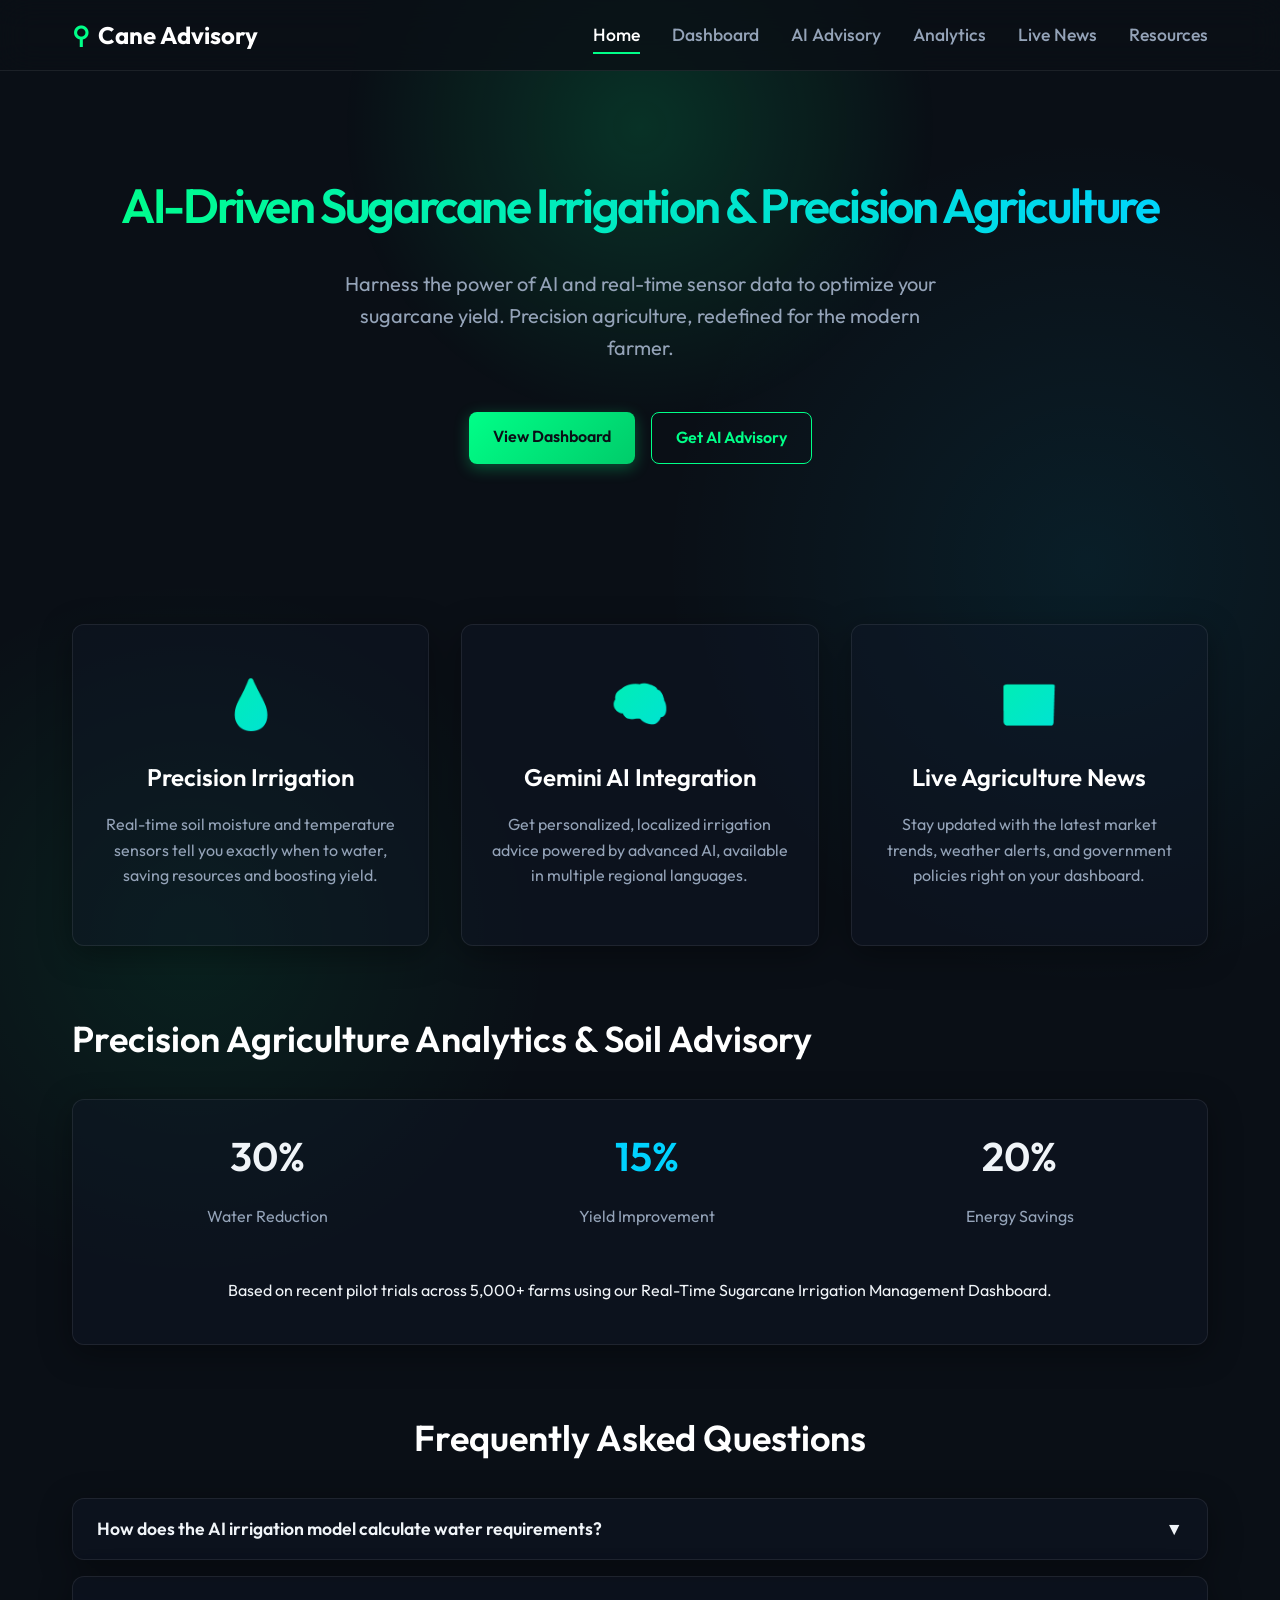
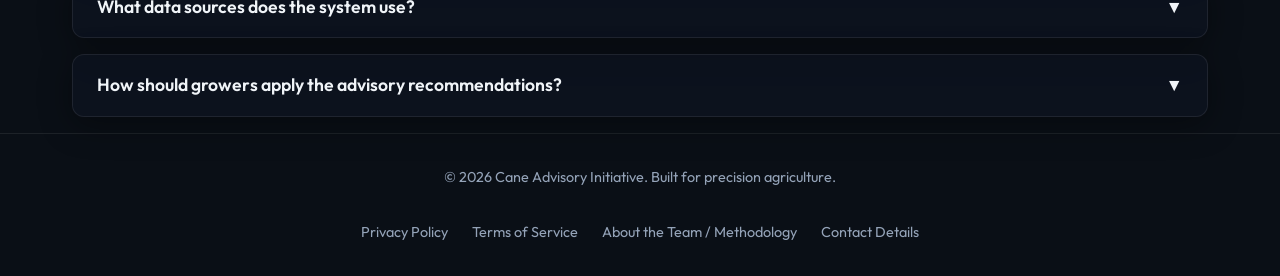
<file: index.html>
<!DOCTYPE html>
<html lang="en">
<head>
  <!-- Google tag (gtag.js) -->
  <script async src="https://www.googletagmanager.com/gtag/js?id=G-1C4R00SXMC"></script>
  <script>
    window.dataLayer = window.dataLayer || [];
    function gtag(){dataLayer.push(arguments);}
    gtag('js', new Date());

    gtag('config', 'G-1C4R00SXMC');
  </script>
  <meta charset="UTF-8">
  <meta name="viewport" content="width=device-width, initial-scale=1.0">
  <title>Cane Advisory | Premium AI Irrigation</title>

  <!-- Canonical URL -->
  <link rel="canonical" href="https://dim-lab.onrender.com/" />

  <!-- Meta Description -->
  <meta name="description" content="AI-driven sugarcane irrigation and precision agriculture platform. Access real-time sensor dashboards, tailored crop advisory, and weather analytics." />

  <!-- Open Graph -->
  <meta property="og:type" content="website" />
  <meta property="og:url" content="https://dim-lab.onrender.com/" />
  <meta property="og:title" content="Cane Advisory | Premium AI Irrigation" />
  <meta property="og:description" content="AI-driven sugarcane irrigation and precision agriculture platform featuring real-time sensor dashboards and advisory tools." />
  <meta property="og:image" content="https://dim-lab.onrender.com/assets/og-preview.jpg" />

  <!-- Twitter Card -->
  <meta name="twitter:card" content="summary_large_image" />
  <meta name="twitter:title" content="Cane Advisory | Premium AI Irrigation" />
  <meta name="twitter:description" content="AI-driven sugarcane irrigation and precision agriculture platform featuring real-time sensor dashboards and advisory tools." />
  <meta name="twitter:image" content="https://dim-lab.onrender.com/assets/og-preview.jpg" />

  <!-- Structured Data -->
  <script type="application/ld+json">
  {
    "@context": "https://schema.org",
    "@type": "WebApplication",
    "name": "Cane Advisory",
    "url": "https://dim-lab.onrender.com/",
    "applicationCategory": "BusinessApplication",
    "operatingSystem": "All",
    "description": "AI-driven sugarcane irrigation and precision agriculture platform for farmers, agronomists, and agricultural decision-makers.",
    "offers": {
      "@type": "Offer",
      "price": "0"
    }
  }
  </script>

  <link rel="stylesheet" href="styles.css">
  <style>
    .hero {
      text-align: center;
      padding: 6rem 0;
      position: relative;
    }
    .hero::before {
      content: '';
      position: absolute;
      top: -50%;
      left: 50%;
      transform: translateX(-50%);
      width: 600px;
      height: 600px;
      background: radial-gradient(circle, rgba(0,255,136,0.15) 0%, transparent 70%);
      z-index: -1;
    }
    .hero p {
      font-size: 1.25rem;
      max-width: 600px;
      margin: 1.5rem auto 3rem;
    }
    .features {
      display: grid;
      grid-template-columns: repeat(auto-fit, minmax(300px, 1fr));
      gap: 2rem;
      margin-top: 4rem;
    }
    .feature-card {
      text-align: center;
      padding: 2.5rem 1.5rem;
    }
    .feature-icon {
      font-size: 3rem;
      margin-bottom: 1rem;
      background: linear-gradient(135deg, var(--primary) 0%, var(--accent-blue) 100%);
      -webkit-background-clip: text;
      -webkit-text-fill-color: transparent;
    }
  </style>
</head>
<body>

  <nav>
    <div class="container">
      <div class="logo">
        <span>⚲</span> Cane Advisory
      </div>
      <ul class="nav-links">
        <li><a href="index.html" class="active">Home</a></li>
        <li><a href="dashboard.html">Dashboard</a></li>
        <li><a href="advisory.html">AI Advisory</a></li>
        <li><a href="analytics.html">Analytics</a></li>
        <li><a href="news.html">Live News</a></li>
        <li><a href="resources.html">Resources</a></li>
      </ul>
    </div>
  </nav>

  <main class="container">
    <section class="hero animate-fade-in">
      <h1>AI-Driven Sugarcane Irrigation & Precision Agriculture</h1>
      <p>Harness the power of AI and real-time sensor data to optimize your sugarcane yield. Precision agriculture, redefined for the modern farmer.</p>
      <div style="display: flex; gap: 1rem; justify-content: center;">
        <a href="dashboard.html" class="btn btn-primary">View Dashboard</a>
        <a href="advisory.html" class="btn btn-outline">Get AI Advisory</a>
      </div>
    </section>

    <section class="features animate-fade-in delay-1">
      <div class="card glass-panel feature-card">
        <div class="feature-icon">💧</div>
        <h3>Precision Irrigation</h3>
        <p>Real-time soil moisture and temperature sensors tell you exactly when to water, saving resources and boosting yield.</p>
      </div>
      <div class="card glass-panel feature-card delay-2">
        <div class="feature-icon">🧠</div>
        <h3>Gemini AI Integration</h3>
        <p>Get personalized, localized irrigation advice powered by advanced AI, available in multiple regional languages.</p>
      </div>
      <div class="card glass-panel feature-card delay-3">
        <div class="feature-icon">📰</div>
        <h3>Live Agriculture News</h3>
        <p>Stay updated with the latest market trends, weather alerts, and government policies right on your dashboard.</p>
      </div>
    </section>

    <section class="evidence-section animate-fade-in delay-2" style="margin-top: 4rem;">
      <h2>Precision Agriculture Analytics & Soil Advisory</h2>
      <div class="card glass-panel" style="margin-top: 2rem;">
        <div style="display: flex; gap: 2rem; justify-content: space-around; flex-wrap: wrap;">
          <div style="text-align: center;">
            <h3 style="font-size: 2.5rem; color: var(--accent-primary);">30%</h3>
            <p>Water Reduction</p>
          </div>
          <div style="text-align: center;">
            <h3 style="font-size: 2.5rem; color: var(--accent-blue);">15%</h3>
            <p>Yield Improvement</p>
          </div>
          <div style="text-align: center;">
            <h3 style="font-size: 2.5rem; color: var(--accent-primary);">20%</h3>
            <p>Energy Savings</p>
          </div>
        </div>
        <p style="text-align: center; margin-top: 2rem; color: var(--text-secondary);">
          Based on recent pilot trials across 5,000+ farms using our Real-Time Sugarcane Irrigation Management Dashboard.
        </p>
      </div>
    </section>

    <section class="faq-section animate-fade-in delay-3" style="margin-top: 4rem; text-align: center;">
      <h2>Frequently Asked Questions</h2>
      <div class="faq-accordion" style="margin-top: 2rem; text-align: left;">
        <details class="card glass-panel" style="margin-bottom: 1rem; padding: 1rem 1.5rem; cursor: pointer;">
          <summary style="font-weight: 600; font-size: 1.1rem; list-style: none; display: flex; justify-content: space-between; align-items: center;">
            How does the AI irrigation model calculate water requirements?
            <span style="color: var(--accent-primary);">▼</span>
          </summary>
          <p style="margin-top: 1rem; color: var(--text-secondary); line-height: 1.6;">Our proprietary AI analyzes real-time telemetry from IoT sensors, comparing current soil moisture and temperature against optimal baselines for the specific crop stage to determine precise watering needs.</p>
        </details>
        <details class="card glass-panel" style="margin-bottom: 1rem; padding: 1rem 1.5rem; cursor: pointer;">
          <summary style="font-weight: 600; font-size: 1.1rem; list-style: none; display: flex; justify-content: space-between; align-items: center;">
            What data sources does the system use?
            <span style="color: var(--accent-primary);">▼</span>
          </summary>
          <p style="margin-top: 1rem; color: var(--text-secondary); line-height: 1.6;">We combine real-time soil moisture and temperature data from field sensors, hyper-local weather forecasts, and the current developmental stage of your sugarcane crop.</p>
        </details>
        <details class="card glass-panel" style="margin-bottom: 1rem; padding: 1rem 1.5rem; cursor: pointer;">
          <summary style="font-weight: 600; font-size: 1.1rem; list-style: none; display: flex; justify-content: space-between; align-items: center;">
            How should growers apply the advisory recommendations?
            <span style="color: var(--accent-primary);">▼</span>
          </summary>
          <p style="margin-top: 1rem; color: var(--text-secondary); line-height: 1.6;">Growers should review the daily AI advisory on their dashboard. If an action like "Irrigate soon" is recommended, farmers can optimize pump operation times to match the suggested duration, saving water and electricity.</p>
        </details>
      </div>
    </section>
  </main>

  <footer>
    <div class="container" style="display: flex; flex-direction: column; align-items: center; gap: 1rem;">
      <p>&copy; 2026 Cane Advisory Initiative. Built for precision agriculture.</p>
      <div class="footer-links" style="display: flex; gap: 1.5rem; flex-wrap: wrap; justify-content: center;">
        <a href="#" style="color: var(--text-secondary); text-decoration: none;">Privacy Policy</a>
        <a href="#" style="color: var(--text-secondary); text-decoration: none;">Terms of Service</a>
        <a href="#" style="color: var(--text-secondary); text-decoration: none;">About the Team / Methodology</a>
        <a href="#" style="color: var(--text-secondary); text-decoration: none;">Contact Details</a>
      </div>
    </div>
  </footer>

</body>
</html>
</file>
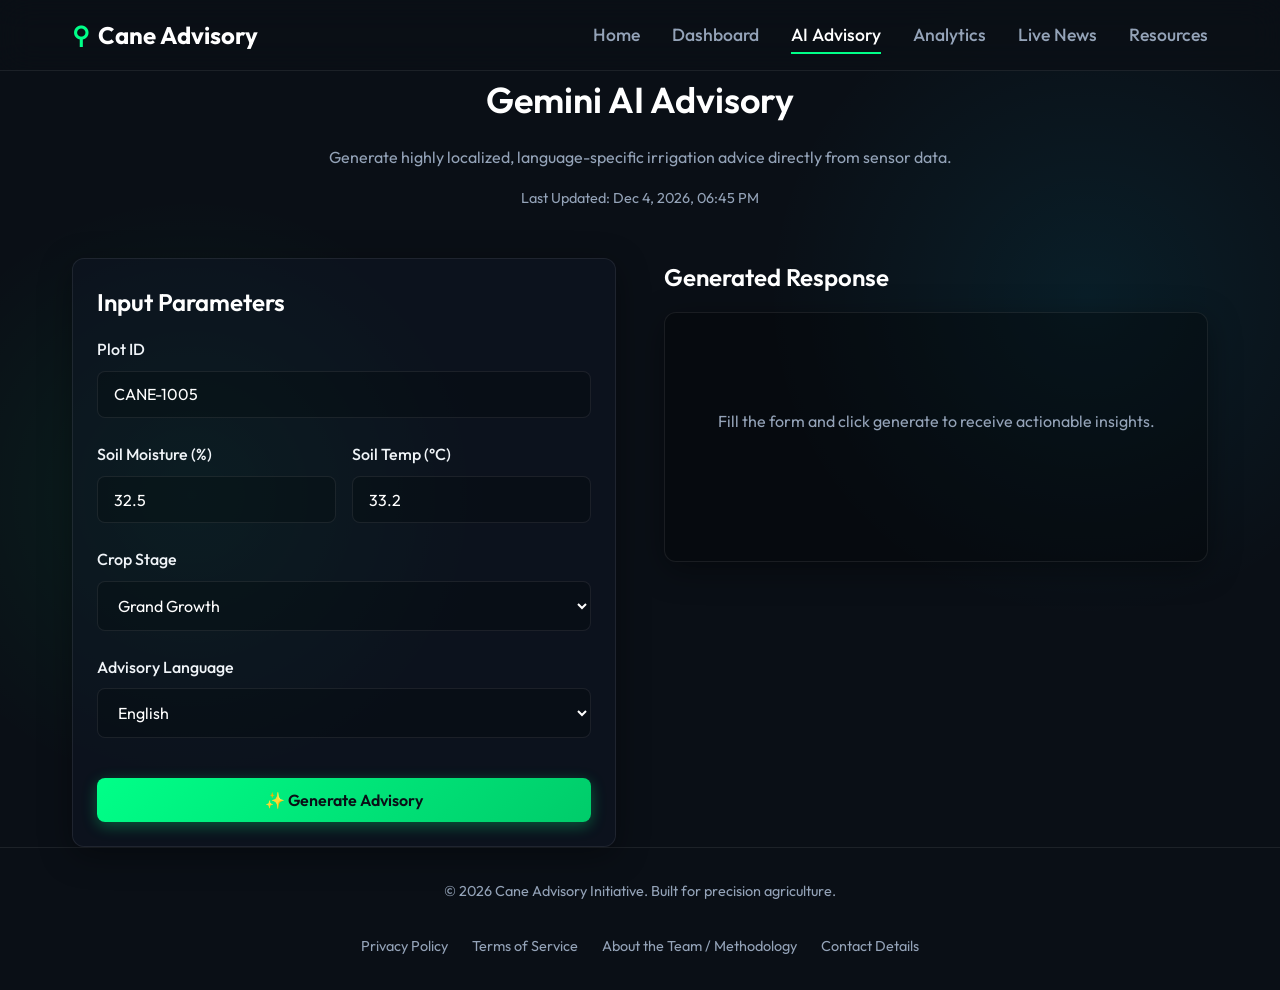
<file: advisory.html>
<!DOCTYPE html>
<html lang="en">
<head>
  <!-- Google tag (gtag.js) -->
  <script async src="https://www.googletagmanager.com/gtag/js?id=G-1C4R00SXMC"></script>
  <script>
    window.dataLayer = window.dataLayer || [];
    function gtag(){dataLayer.push(arguments);}
    gtag('js', new Date());

    gtag('config', 'G-1C4R00SXMC');
  </script>
  <meta charset="UTF-8">
  <meta name="viewport" content="width=device-width, initial-scale=1.0">
  <title>AI Advisory | Cane Advisory</title>

  <!-- Canonical URL -->
  <link rel="canonical" href="https://dim-lab.onrender.com/" />

  <!-- Meta Description -->
  <meta name="description" content="AI-driven sugarcane irrigation and precision agriculture platform. Access real-time sensor dashboards, tailored crop advisory, and weather analytics." />

  <!-- Open Graph -->
  <meta property="og:type" content="website" />
  <meta property="og:url" content="https://dim-lab.onrender.com/" />
  <meta property="og:title" content="Cane Advisory | Premium AI Irrigation" />
  <meta property="og:description" content="AI-driven sugarcane irrigation and precision agriculture platform featuring real-time sensor dashboards and advisory tools." />
  <meta property="og:image" content="https://dim-lab.onrender.com/assets/og-preview.jpg" />

  <!-- Twitter Card -->
  <meta name="twitter:card" content="summary_large_image" />
  <meta name="twitter:title" content="Cane Advisory | Premium AI Irrigation" />
  <meta name="twitter:description" content="AI-driven sugarcane irrigation and precision agriculture platform featuring real-time sensor dashboards and advisory tools." />
  <meta name="twitter:image" content="https://dim-lab.onrender.com/assets/og-preview.jpg" />

  <link rel="stylesheet" href="styles.css">
  <style>
    .advisory-container {
      display: grid;
      grid-template-columns: 1fr 1fr;
      gap: 3rem;
      align-items: flex-start;
    }
    
    .result-box {
      background: rgba(0, 0, 0, 0.3);
      border: 1px solid var(--glass-border);
      border-radius: 12px;
      padding: 2rem;
      min-height: 250px;
      position: relative;
    }

    .loader {
      display: none;
      width: 40px;
      height: 40px;
      border: 4px solid rgba(0, 255, 136, 0.2);
      border-top-color: var(--primary);
      border-radius: 50%;
      animation: spin 1s linear infinite;
      margin: 2rem auto;
    }

    @keyframes spin { 
      to { transform: rotate(360deg); } 
    }

    .ai-badge {
      display: inline-flex;
      align-items: center;
      gap: 0.5rem;
      background: linear-gradient(90deg, rgba(157, 78, 221, 0.2), rgba(0, 210, 255, 0.2));
      border: 1px solid rgba(157, 78, 221, 0.4);
      padding: 0.3rem 0.8rem;
      border-radius: 50px;
      font-size: 0.8rem;
      color: #fff;
      margin-bottom: 1rem;
    }
  </style>

  <!-- Structured Data -->
  <script type="application/ld+json">
  {
    "@context": "https://schema.org",
    "@type": "WebApplication",
    "name": "Cane Advisory",
    "url": "https://dim-lab.onrender.com/",
    "applicationCategory": "BusinessApplication",
    "operatingSystem": "All",
    "description": "AI-driven sugarcane irrigation and precision agriculture platform for farmers, agronomists, and agricultural decision-makers.",
    "offers": {
      "@type": "Offer",
      "price": "0"
    }
  }
  </script>
</head>
<body>

  <nav>
    <div class="container">
      <div class="logo">
        <span>⚲</span> Cane Advisory
      </div>
      <ul class="nav-links">
        <li><a href="index.html">Home</a></li>
        <li><a href="dashboard.html">Dashboard</a></li>
        <li><a href="advisory.html" class="active">AI Advisory</a></li>
        <li><a href="analytics.html">Analytics</a></li>
        <li><a href="news.html">Live News</a></li>
        <li><a href="resources.html">Resources</a></li>
      </ul>
    </div>
  </nav>

  <main class="container">
    <div class="animate-fade-in" style="text-align: center; margin-bottom: 3rem;">
      <h2>Gemini AI Advisory</h2>
      <p>Generate highly localized, language-specific irrigation advice directly from sensor data.</p>
      <p style="font-size: 0.9rem; color: var(--text-muted); margin-top: 0.5rem;">Last Updated: <span id="last-updated">Live</span></p>
    </div>

    <div class="advisory-container animate-fade-in delay-1">
      <!-- Input Form -->
      <div class="card glass-panel">
        <h3>Input Parameters</h3>
        <form id="advisory-form">
          <div class="form-group">
            <label>Plot ID</label>
            <input type="text" id="farm_id" value="CANE-1005" required>
          </div>
          
          <div style="display: grid; grid-template-columns: 1fr 1fr; gap: 1rem;">
            <div class="form-group">
              <label>Soil Moisture (%)</label>
              <input type="number" id="soil_moisture" step="0.1" value="32.5" required>
            </div>
            <div class="form-group">
              <label>Soil Temp (°C)</label>
              <input type="number" id="soil_temp" step="0.1" value="33.2" required>
            </div>
          </div>

          <div class="form-group">
            <label>Crop Stage</label>
            <select id="crop_stage">
              <option value="Germination">Germination</option>
              <option value="Tillering">Tillering</option>
              <option value="Grand Growth" selected>Grand Growth</option>
              <option value="Maturity">Maturity</option>
            </select>
          </div>

          <div class="form-group">
            <label>Advisory Language</label>
            <select id="language">
              <option value="English">English</option>
              <option value="Marathi">Marathi (मराठी)</option>
              <option value="Kannada">Kannada (ಕನ್ನಡ)</option>
              <option value="Hindi">Hindi (हिंदी)</option>
            </select>
          </div>

          <button type="submit" class="btn btn-primary" style="width: 100%; margin-top: 1rem;">✨ Generate Advisory</button>
        </form>
      </div>

      <!-- Output Display -->
      <div>
        <h3 style="margin-bottom: 1rem;">Generated Response</h3>
        <div class="result-box glass-panel">
          <div class="loader" id="loader"></div>
          
          <div id="result-content" style="display: none;">
            <div class="ai-badge" id="source-badge">
              <span>✦</span> Powered by Gemini AI
            </div>
            
            <h4 style="color: var(--primary); margin: 1rem 0 0.5rem;" id="res-action">Irrigate Soon</h4>
            
            <p id="res-text" style="color: #fff; font-size: 1.2rem; line-height: 1.8;">
              The advisory text will appear here once generated.
            </p>
          </div>
          
          <div id="empty-state" style="text-align: center; padding-top: 4rem; color: var(--text-muted);">
            Fill the form and click generate to receive actionable insights.
          </div>
        </div>
      </div>
    </div>
  </main>

  <footer>
    <div class="container" style="display: flex; flex-direction: column; align-items: center; gap: 1rem;">
      <p>&copy; 2026 Cane Advisory Initiative. Built for precision agriculture.</p>
      <div class="footer-links" style="display: flex; gap: 1.5rem; flex-wrap: wrap; justify-content: center;">
        <a href="#" style="color: var(--text-secondary); text-decoration: none;">Privacy Policy</a>
        <a href="#" style="color: var(--text-secondary); text-decoration: none;">Terms of Service</a>
        <a href="#" style="color: var(--text-secondary); text-decoration: none;">About the Team / Methodology</a>
        <a href="#" style="color: var(--text-secondary); text-decoration: none;">Contact Details</a>
      </div>
    </div>
  </footer>

  <script>
    document.getElementById('last-updated').innerText = new Date().toLocaleDateString('en-US', { month: 'short', day: 'numeric', year: 'numeric', hour: '2-digit', minute: '2-digit' });
    // Pre-fill form from URL query params (if clicking from Dashboard)
    const urlParams = new URLSearchParams(window.location.search);
    if(urlParams.has('plot')) document.getElementById('farm_id').value = urlParams.get('plot');
    if(urlParams.has('moisture')) document.getElementById('soil_moisture').value = urlParams.get('moisture');
    if(urlParams.has('temp')) document.getElementById('soil_temp').value = urlParams.get('temp');
    if(urlParams.has('stage')) document.getElementById('crop_stage').value = urlParams.get('stage');

    document.getElementById('advisory-form').addEventListener('submit', async (e) => {
      e.preventDefault();
      
      const payload = {
        farm_id: document.getElementById('farm_id').value,
        soil_moisture: parseFloat(document.getElementById('soil_moisture').value),
        soil_temp: parseFloat(document.getElementById('soil_temp').value),
        crop_stage: document.getElementById('crop_stage').value,
        language: document.getElementById('language').value
      };

      document.getElementById('empty-state').style.display = 'none';
      document.getElementById('result-content').style.display = 'none';
      document.getElementById('loader').style.display = 'block';

      try {
        const res = await fetch('/api/v1/generate-advisory', {
          method: 'POST',
          headers: { 'Content-Type': 'application/json' },
          body: JSON.stringify(payload)
        });
        
        if(!res.ok) throw new Error('API Error');
        const data = await res.json();

        document.getElementById('loader').style.display = 'none';
        document.getElementById('result-content').style.display = 'block';
        
        document.getElementById('res-action').innerText = data.recommended_action;
        document.getElementById('res-text').innerText = data.advisory_text;
        
        const badge = document.getElementById('source-badge');
        if(data.source === 'gemini') {
          badge.innerHTML = '<span>✦</span> Powered by Gemini AI';
          badge.style.background = 'linear-gradient(90deg, rgba(157, 78, 221, 0.2), rgba(0, 210, 255, 0.2))';
          badge.style.borderColor = 'rgba(157, 78, 221, 0.4)';
        } else {
          badge.innerHTML = '<span>⚙</span> Offline Rule-Based Fallback';
          badge.style.background = 'rgba(255, 183, 3, 0.2)';
          badge.style.borderColor = 'rgba(255, 183, 3, 0.4)';
        }
        
      } catch (err) {
        document.getElementById('loader').style.display = 'none';
        document.getElementById('empty-state').style.display = 'block';
        document.getElementById('empty-state').innerHTML = `<span style="color:var(--danger)">Failed to connect to backend API.</span>`;
      }
    });
  </script>
</body>
</html>
</file>
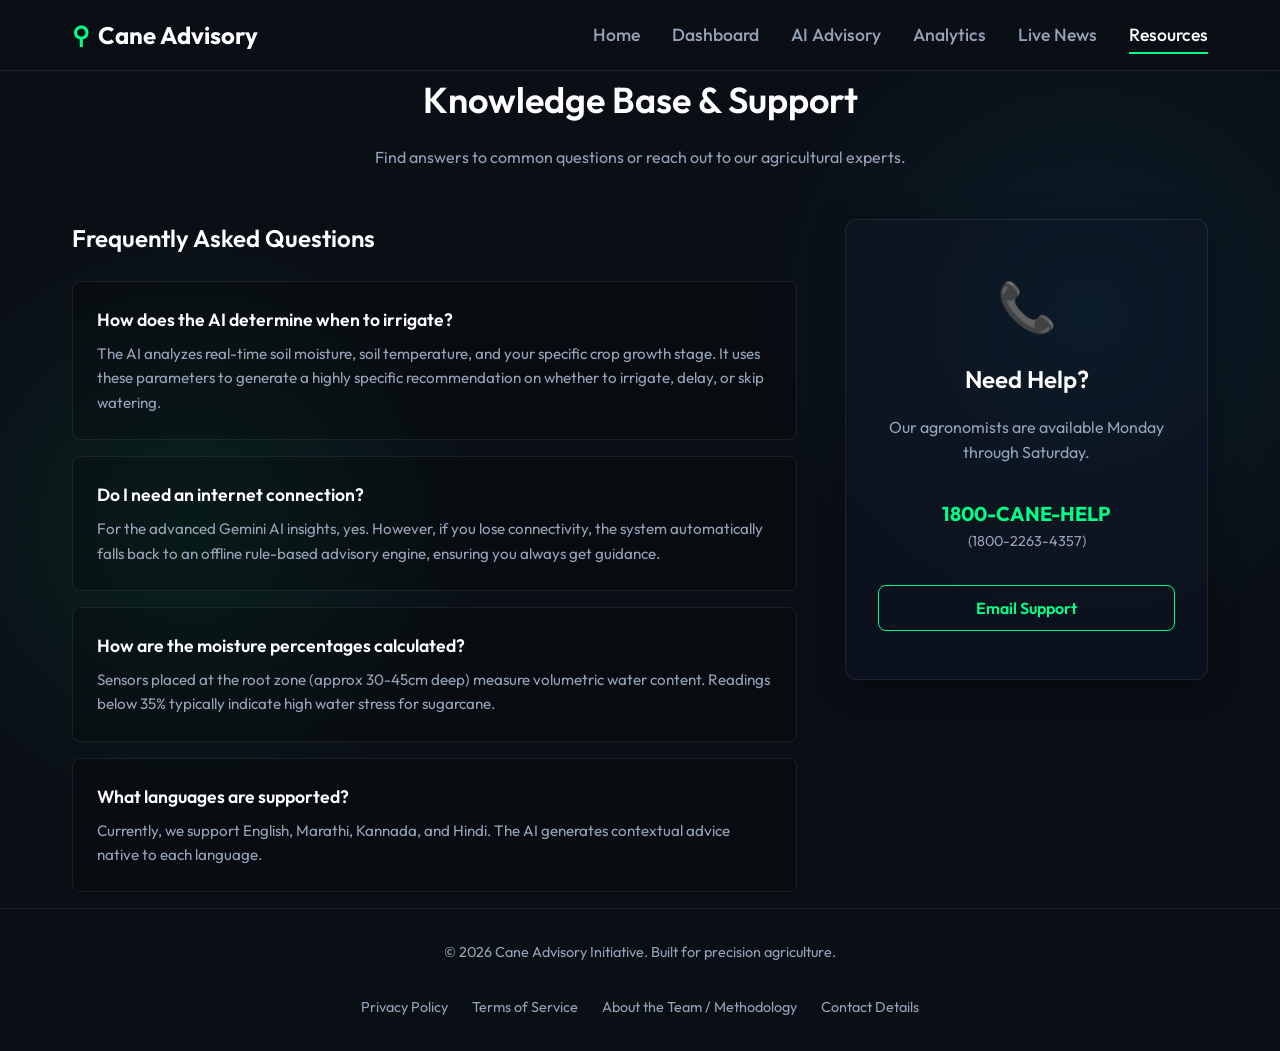
<file: resources.html>
<!DOCTYPE html>
<html lang="en">
<head>
  <!-- Google tag (gtag.js) -->
  <script async src="https://www.googletagmanager.com/gtag/js?id=G-1C4R00SXMC"></script>
  <script>
    window.dataLayer = window.dataLayer || [];
    function gtag(){dataLayer.push(arguments);}
    gtag('js', new Date());

    gtag('config', 'G-1C4R00SXMC');
  </script>
  <meta charset="UTF-8">
  <meta name="viewport" content="width=device-width, initial-scale=1.0">
  <title>Resources & Help | Cane Advisory</title>

  <!-- Canonical URL -->
  <link rel="canonical" href="https://dim-lab.onrender.com/" />

  <!-- Meta Description -->
  <meta name="description" content="AI-driven sugarcane irrigation and precision agriculture platform. Access real-time sensor dashboards, tailored crop advisory, and weather analytics." />

  <!-- Open Graph -->
  <meta property="og:type" content="website" />
  <meta property="og:url" content="https://dim-lab.onrender.com/" />
  <meta property="og:title" content="Cane Advisory | Premium AI Irrigation" />
  <meta property="og:description" content="AI-driven sugarcane irrigation and precision agriculture platform featuring real-time sensor dashboards and advisory tools." />
  <meta property="og:image" content="https://dim-lab.onrender.com/assets/og-preview.jpg" />

  <!-- Twitter Card -->
  <meta name="twitter:card" content="summary_large_image" />
  <meta name="twitter:title" content="Cane Advisory | Premium AI Irrigation" />
  <meta name="twitter:description" content="AI-driven sugarcane irrigation and precision agriculture platform featuring real-time sensor dashboards and advisory tools." />
  <meta name="twitter:image" content="https://dim-lab.onrender.com/assets/og-preview.jpg" />

  <link rel="stylesheet" href="styles.css">
  <style>
    .faq-item {
      background: rgba(0, 0, 0, 0.2);
      border: 1px solid var(--glass-border);
      border-radius: 8px;
      margin-bottom: 1rem;
      padding: 1.5rem;
      transition: all 0.3s ease;
    }
    .faq-item:hover {
      background: rgba(255, 255, 255, 0.05);
      border-color: rgba(255, 255, 255, 0.15);
    }
    .faq-question {
      font-size: 1.1rem;
      font-weight: 600;
      color: #fff;
      margin-bottom: 0.5rem;
    }
    .faq-answer {
      color: var(--text-muted);
      font-size: 0.95rem;
    }
    
    .contact-card {
      text-align: center;
      padding: 3rem 2rem;
    }
  </style>

  <!-- Structured Data -->
  <script type="application/ld+json">
  {
    "@context": "https://schema.org",
    "@type": "WebApplication",
    "name": "Cane Advisory",
    "url": "https://dim-lab.onrender.com/",
    "applicationCategory": "BusinessApplication",
    "operatingSystem": "All",
    "description": "AI-driven sugarcane irrigation and precision agriculture platform for farmers, agronomists, and agricultural decision-makers.",
    "offers": {
      "@type": "Offer",
      "price": "0"
    }
  }
  </script>
</head>
<body>

  <nav>
    <div class="container">
      <div class="logo">
        <span>⚲</span> Cane Advisory
      </div>
      <ul class="nav-links">
        <li><a href="index.html">Home</a></li>
        <li><a href="dashboard.html">Dashboard</a></li>
        <li><a href="advisory.html">AI Advisory</a></li>
        <li><a href="analytics.html">Analytics</a></li>
        <li><a href="news.html">Live News</a></li>
        <li><a href="resources.html" class="active">Resources</a></li>
      </ul>
    </div>
  </nav>

  <main class="container">
    <div class="animate-fade-in" style="text-align: center; margin-bottom: 3rem;">
      <h2>Knowledge Base & Support</h2>
      <p>Find answers to common questions or reach out to our agricultural experts.</p>
    </div>

    <div style="display: grid; grid-template-columns: 2fr 1fr; gap: 3rem;">
      <!-- FAQ Section -->
      <div class="animate-fade-in delay-1">
        <h3 style="margin-bottom: 1.5rem;">Frequently Asked Questions</h3>
        
        <div class="faq-item">
          <div class="faq-question">How does the AI determine when to irrigate?</div>
          <div class="faq-answer">The AI analyzes real-time soil moisture, soil temperature, and your specific crop growth stage. It uses these parameters to generate a highly specific recommendation on whether to irrigate, delay, or skip watering.</div>
        </div>
        
        <div class="faq-item">
          <div class="faq-question">Do I need an internet connection?</div>
          <div class="faq-answer">For the advanced Gemini AI insights, yes. However, if you lose connectivity, the system automatically falls back to an offline rule-based advisory engine, ensuring you always get guidance.</div>
        </div>
        
        <div class="faq-item">
          <div class="faq-question">How are the moisture percentages calculated?</div>
          <div class="faq-answer">Sensors placed at the root zone (approx 30-45cm deep) measure volumetric water content. Readings below 35% typically indicate high water stress for sugarcane.</div>
        </div>

        <div class="faq-item">
          <div class="faq-question">What languages are supported?</div>
          <div class="faq-answer">Currently, we support English, Marathi, Kannada, and Hindi. The AI generates contextual advice native to each language.</div>
        </div>
      </div>

      <!-- Contact Section -->
      <div class="animate-fade-in delay-2">
        <div class="card glass-panel contact-card">
          <div style="font-size: 3rem; margin-bottom: 1rem;">📞</div>
          <h3>Need Help?</h3>
          <p>Our agronomists are available Monday through Saturday.</p>
          <div style="margin: 2rem 0;">
            <div style="color: var(--primary); font-size: 1.25rem; font-weight: 700;">1800-CANE-HELP</div>
            <div style="color: var(--text-muted); font-size: 0.9rem;">(1800-2263-4357)</div>
          </div>
          <button class="btn btn-outline" style="width: 100%;">Email Support</button>
        </div>
      </div>
    </div>
  </main>

  <footer>
    <div class="container" style="display: flex; flex-direction: column; align-items: center; gap: 1rem;">
      <p>&copy; 2026 Cane Advisory Initiative. Built for precision agriculture.</p>
      <div class="footer-links" style="display: flex; gap: 1.5rem; flex-wrap: wrap; justify-content: center;">
        <a href="#" style="color: var(--text-secondary); text-decoration: none;">Privacy Policy</a>
        <a href="#" style="color: var(--text-secondary); text-decoration: none;">Terms of Service</a>
        <a href="#" style="color: var(--text-secondary); text-decoration: none;">About the Team / Methodology</a>
        <a href="#" style="color: var(--text-secondary); text-decoration: none;">Contact Details</a>
      </div>
    </div>
  </footer>

</body>
</html>
</file>
<file: styles.css>
@import url('https://fonts.googleapis.com/css2?family=Outfit:wght@300;400;500;600;700&display=swap');

:root {
  --primary: #00ff88;
  --primary-dark: #00cc6a;
  --bg-dark: #0a0f16;
  --bg-panel: rgba(20, 28, 38, 0.6);
  --text-main: #f0f4f8;
  --text-muted: #94a3b8;
  --accent-blue: #00d2ff;
  --accent-purple: #9d4edd;
  --danger: #ff4d4d;
  --warning: #ffb703;
  --success: #00ff88;
  
  --glass-bg: rgba(15, 23, 42, 0.4);
  --glass-border: rgba(255, 255, 255, 0.08);
  --glass-shadow: 0 8px 32px 0 rgba(0, 0, 0, 0.37);
  --blur: blur(12px);
}

* {
  margin: 0;
  padding: 0;
  box-sizing: border-box;
  font-family: 'Outfit', sans-serif;
}

body {
  background-color: var(--bg-dark);
  background-image: 
    radial-gradient(circle at 15% 50%, rgba(0, 255, 136, 0.08), transparent 25%),
    radial-gradient(circle at 85% 30%, rgba(0, 210, 255, 0.08), transparent 25%);
  color: var(--text-main);
  line-height: 1.6;
  min-height: 100vh;
  display: flex;
  flex-direction: column;
}

/* Glassmorphism Utilities */
.glass-panel {
  background: var(--glass-bg);
  backdrop-filter: var(--blur);
  -webkit-backdrop-filter: var(--blur);
  border: 1px solid var(--glass-border);
  box-shadow: var(--glass-shadow);
  border-radius: 16px;
}

/* Typography */
h1, h2, h3, h4, h5, h6 {
  color: #fff;
  font-weight: 600;
  margin-bottom: 1rem;
}

h1 {
  font-size: 3rem;
  letter-spacing: -0.05em;
  background: linear-gradient(90deg, var(--primary), var(--accent-blue));
  -webkit-background-clip: text;
  -webkit-text-fill-color: transparent;
}

h2 {
  font-size: 2.25rem;
}

h3 {
  font-size: 1.5rem;
}

p {
  color: var(--text-muted);
  margin-bottom: 1rem;
}

a {
  color: var(--primary);
  text-decoration: none;
  transition: all 0.3s ease;
}

a:hover {
  color: var(--primary-dark);
  text-shadow: 0 0 10px rgba(0, 255, 136, 0.4);
}

/* Layout */
.container {
  max-width: 1200px;
  margin: 0 auto;
  padding: 0 2rem;
  width: 100%;
}

/* Navigation */
nav {
  position: sticky;
  top: 0;
  z-index: 100;
  background: rgba(10, 15, 22, 0.8);
  backdrop-filter: blur(16px);
  border-bottom: 1px solid var(--glass-border);
  padding: 1rem 0;
}

nav .container {
  display: flex;
  justify-content: space-between;
  align-items: center;
}

.logo {
  font-size: 1.5rem;
  font-weight: 700;
  display: flex;
  align-items: center;
  gap: 0.5rem;
  color: #fff;
}

.logo span {
  color: var(--primary);
}

.nav-links {
  display: flex;
  gap: 2rem;
  list-style: none;
}

.nav-links a {
  color: var(--text-muted);
  font-weight: 500;
  font-size: 1.1rem;
  padding: 0.5rem 0;
  position: relative;
}

.nav-links a::after {
  content: '';
  position: absolute;
  bottom: 0;
  left: 0;
  width: 0;
  height: 2px;
  background: var(--primary);
  transition: width 0.3s ease;
}

.nav-links a:hover,
.nav-links a.active {
  color: #fff;
}

.nav-links a.active::after,
.nav-links a:hover::after {
  width: 100%;
}

/* Buttons */
.btn {
  display: inline-block;
  padding: 0.75rem 1.5rem;
  border-radius: 8px;
  font-weight: 600;
  cursor: pointer;
  transition: all 0.3s ease;
  border: none;
  font-size: 1rem;
  text-align: center;
}

.btn-primary {
  background: linear-gradient(135deg, var(--primary) 0%, var(--primary-dark) 100%);
  color: var(--bg-dark);
  box-shadow: 0 4px 15px rgba(0, 255, 136, 0.3);
}

.btn-primary:hover {
  transform: translateY(-2px);
  box-shadow: 0 6px 20px rgba(0, 255, 136, 0.4);
}

.btn-outline {
  background: transparent;
  border: 1px solid var(--primary);
  color: var(--primary);
}

.btn-outline:hover {
  background: rgba(0, 255, 136, 0.1);
  transform: translateY(-2px);
}

/* Main Content Area */
main {
  flex: 1;
  padding: 4rem 0;
}

/* Cards */
.card {
  padding: 1.5rem;
  border-radius: 12px;
  transition: transform 0.3s ease, box-shadow 0.3s ease;
}

.card:hover {
  transform: translateY(-5px);
  box-shadow: 0 12px 40px rgba(0, 0, 0, 0.5);
  border-color: rgba(255, 255, 255, 0.15);
}

/* Forms */
.form-group {
  margin-bottom: 1.5rem;
}

label {
  display: block;
  margin-bottom: 0.5rem;
  font-weight: 500;
  color: var(--text-main);
}

input, select, textarea {
  width: 100%;
  padding: 0.8rem 1rem;
  background: rgba(0, 0, 0, 0.2);
  border: 1px solid var(--glass-border);
  border-radius: 8px;
  color: #fff;
  font-family: inherit;
  font-size: 1rem;
  transition: all 0.3s ease;
}

input:focus, select:focus, textarea:focus {
  outline: none;
  border-color: var(--primary);
  box-shadow: 0 0 0 3px rgba(0, 255, 136, 0.2);
}

option {
  background: var(--bg-dark);
  color: #fff;
}

/* Badges */
.badge {
  padding: 0.25rem 0.75rem;
  border-radius: 50px;
  font-size: 0.85rem;
  font-weight: 600;
}

.badge-success { background: rgba(0, 255, 136, 0.15); color: var(--success); border: 1px solid rgba(0, 255, 136, 0.3); }
.badge-warning { background: rgba(255, 183, 3, 0.15); color: var(--warning); border: 1px solid rgba(255, 183, 3, 0.3); }
.badge-danger { background: rgba(255, 77, 77, 0.15); color: var(--danger); border: 1px solid rgba(255, 77, 77, 0.3); }
.badge-info { background: rgba(0, 210, 255, 0.15); color: var(--accent-blue); border: 1px solid rgba(0, 210, 255, 0.3); }

/* Footer */
footer {
  text-align: center;
  padding: 2rem 0;
  border-top: 1px solid var(--glass-border);
  color: var(--text-muted);
  font-size: 0.9rem;
}

/* Animations */
@keyframes fadeIn {
  from { opacity: 0; transform: translateY(20px); }
  to { opacity: 1; transform: translateY(0); }
}

.animate-fade-in {
  animation: fadeIn 0.6s ease forwards;
}

.delay-1 { animation-delay: 0.1s; }
.delay-2 { animation-delay: 0.2s; }
.delay-3 { animation-delay: 0.3s; }

/* Media and Image Responsiveness */
img, video, canvas, iframe {
  max-width: 100%;
  height: auto;
}
img, video {
  aspect-ratio: attr(width) / attr(height);
}

/* Mobile Responsiveness */
@media (max-width: 768px) {
  .hero::before {
    width: 300px;
    height: 300px;
  }
  
  h1 {
    font-size: 2.2rem;
  }
  
  h2 {
    font-size: 1.8rem;
  }
  
  .nav-links {
    flex-wrap: wrap;
    gap: 1rem;
    justify-content: center;
    margin-top: 1rem;
  }
  
  nav .container {
    flex-direction: column;
  }
  
  .dashboard-grid, .advisory-container, .analytics-grid, .features, .news-grid {
    grid-template-columns: 1fr;
  }
  
  .summary-grid {
    grid-template-columns: 1fr 1fr;
  }
  
  .dashboard-header {
    flex-direction: column;
    align-items: flex-start !important;
    gap: 1rem;
  }
}
</file>
